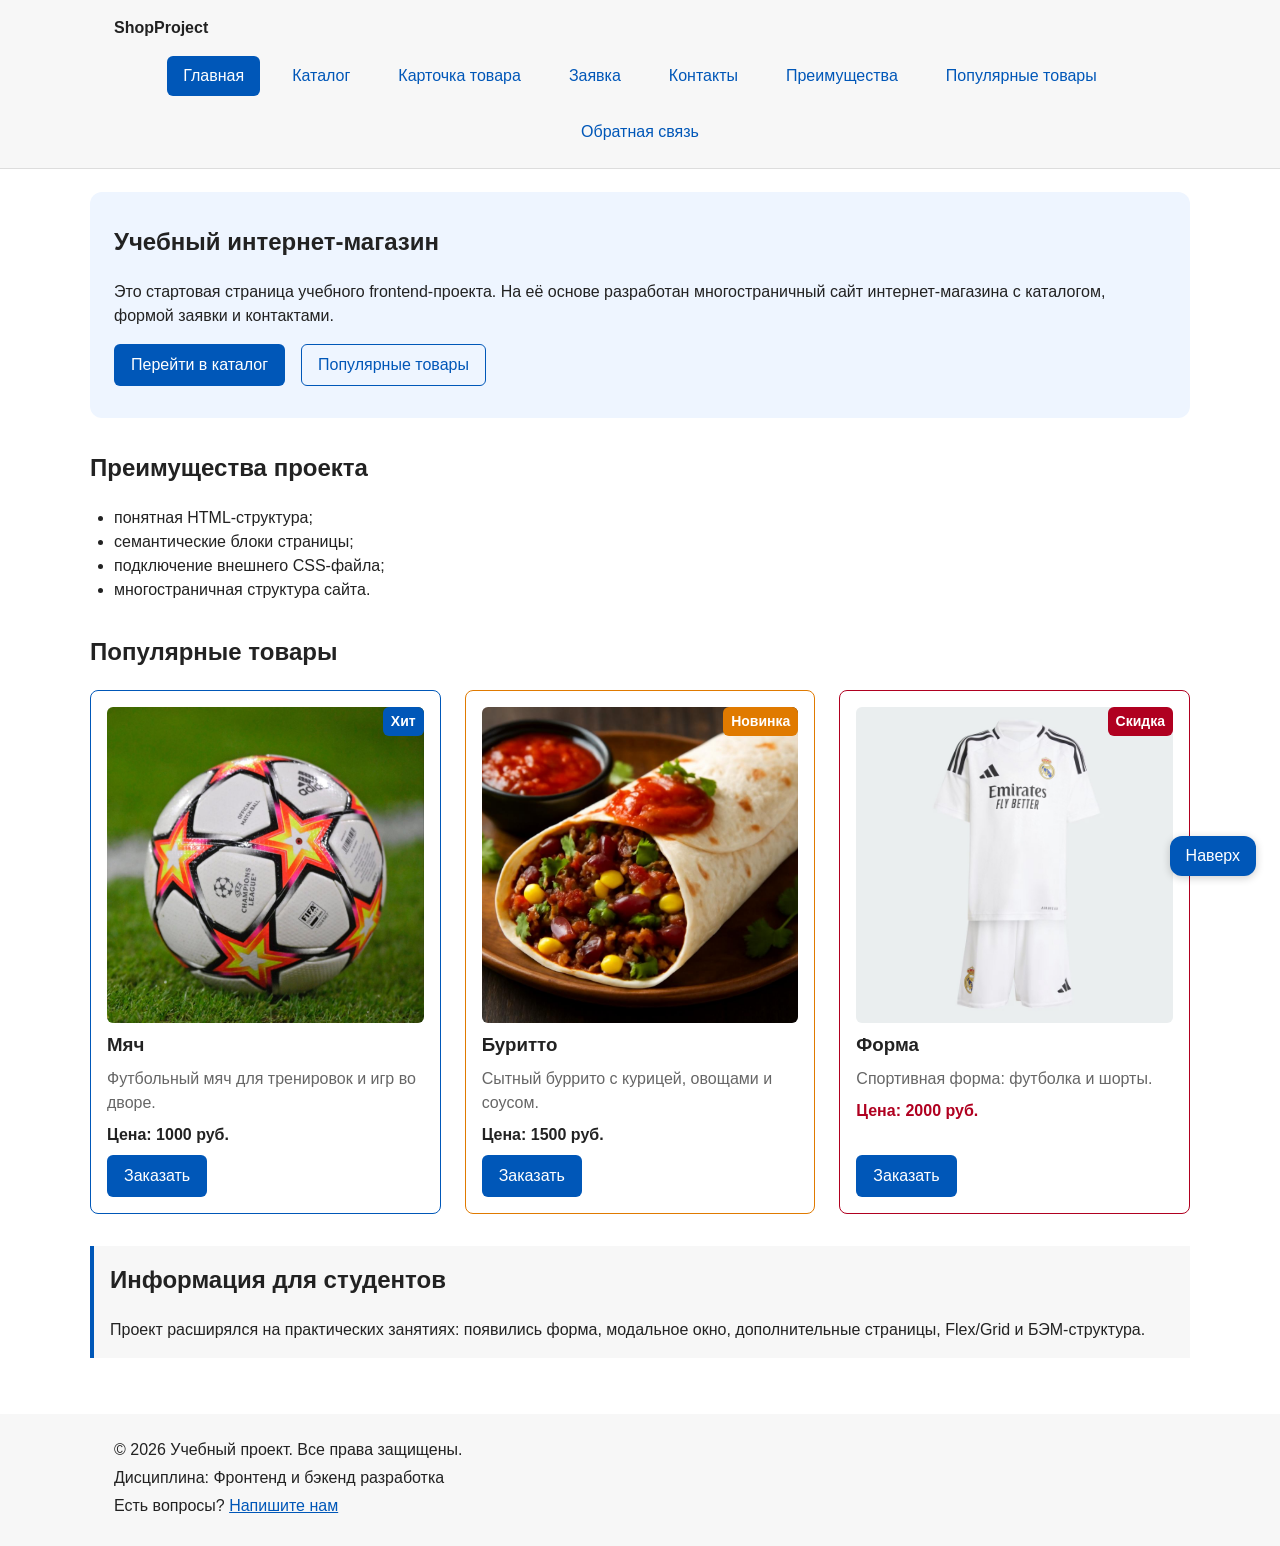
<file: index.html>
<!DOCTYPE html>
<html lang="ru">
<head>
  <meta charset="UTF-8">
  <meta name="viewport" content="width=device-width, initial-scale=1.0">
  <meta name="description" content="Учебный интернет-магазин ShopProject: мячи, спортивная форма и не только.">
  <title>Учебный интернет-магазин</title>
  <link rel="stylesheet" href="css/style.css">
  <script src="js/main.js" defer></script>
</head>
<body>
  <header class="site-header">
    <div class="site-header__inner">
      <a class="site-header__logo" href="index.html">ShopProject</a>

      <nav class="site-nav" aria-label="Основная навигация">
        <ul class="site-nav__list">
          <li class="site-nav__item"><a class="site-nav__link site-nav__link--active" href="index.html" aria-current="page">Главная</a></li>
          <li class="site-nav__item"><a class="site-nav__link" href="catalog.html">Каталог</a></li>
          <li class="site-nav__item"><a class="site-nav__link" href="product.html">Карточка товара</a></li>
          <li class="site-nav__item"><a class="site-nav__link" href="order.html">Заявка</a></li>
          <li class="site-nav__item"><a class="site-nav__link" href="contacts.html">Контакты</a></li>
          <li class="site-nav__item"><a class="site-nav__link" href="index.html#advantages">Преимущества</a></li>
          <li class="site-nav__item"><a class="site-nav__link" href="index.html#popular">Популярные товары</a></li>
          <li class="site-nav__item"><a class="site-nav__link" href="index.html#contacts">Обратная связь</a></li>
        </ul>
      </nav>
    </div>
  </header>

  <main class="page">
    <p class="success-message" id="success-message" role="status" hidden>
      Форма успешно отправлена!
    </p>

    <section class="hero">
      <h1 class="hero__title">Учебный интернет-магазин</h1>
      <p class="hero__text">
        Это стартовая страница учебного frontend-проекта.
        На её основе разработан многостраничный сайт
        интернет-магазина с каталогом, формой заявки и контактами.
      </p>
      <div class="hero__actions">
        <a class="button button--primary" href="catalog.html">Перейти в каталог</a>
        <a class="button button--secondary" href="#popular">Популярные товары</a>
      </div>
    </section>

    <section class="section" id="advantages">
      <h2 class="section__title">Преимущества проекта</h2>
      <ul class="advantages">
        <li class="advantages__item">понятная HTML-структура;</li>
        <li class="advantages__item">семантические блоки страницы;</li>
        <li class="advantages__item">подключение внешнего CSS-файла;</li>
        <li class="advantages__item">многостраничная структура сайта.</li>
      </ul>
    </section>

    <section class="section" id="popular">
      <h2 class="section__title">Популярные товары</h2>

      <div class="products-grid">
        <article class="product-card product-card--featured">
          <span class="product-card__badge">Хит</span>
          <img class="product-card__image" src="images/ball.jpg" alt="Футбольный мяч" width="300" height="300" loading="lazy">
          <h3 class="product-card__title">Мяч</h3>
          <p class="product-card__description">Футбольный мяч для тренировок и игр во дворе.</p>
          <p class="product-card__price">Цена: 1000 руб.</p>
          <button class="button button--primary product-card__button" type="button" data-product="Мяч">
            Заказать
          </button>
        </article>

        <article class="product-card product-card--new">
          <span class="product-card__badge">Новинка</span>
          <img class="product-card__image" src="images/buritto.jpeg" alt="Буррито с овощами" width="300" height="300" loading="lazy">
          <h3 class="product-card__title">Буритто</h3>
          <p class="product-card__description">Сытный буррито с курицей, овощами и соусом.</p>
          <p class="product-card__price">Цена: 1500 руб.</p>
          <button class="button button--primary product-card__button" type="button" data-product="Буритто">
            Заказать
          </button>
        </article>

        <article class="product-card product-card--discount">
          <span class="product-card__badge">Скидка</span>
          <img class="product-card__image" src="images/forma.jpg" alt="Спортивная форма" width="300" height="300" loading="lazy">
          <h3 class="product-card__title">Форма</h3>
          <p class="product-card__description">Спортивная форма: футболка и шорты.</p>
          <p class="product-card__price">Цена: 2000 руб.</p>
          <button class="button button--primary product-card__button" type="button" data-product="Форма">
            Заказать
          </button>
        </article>
      </div>
    </section>

    <aside class="info-box">
      <h2 class="info-box__title">Информация для студентов</h2>
      <p class="info-box__text">
        Проект расширялся на практических занятиях:
        появились форма, модальное окно, дополнительные страницы,
        Flex/Grid и БЭМ-структура.
      </p>
    </aside>
  </main>

  <footer class="site-footer" id="contacts">
    <div class="site-footer__inner">
      <p class="site-footer__text">&copy; 2026 Учебный проект. Все права защищены.</p>
      <p class="site-footer__text">Дисциплина: Фронтенд и бэкенд разработка</p>
      <p class="site-footer__text">Есть вопросы? <a class="site-footer__link" href="contacts.html">Напишите нам</a></p>
    </div>
  </footer>

  <dialog class="order-dialog" id="order-dialog" aria-labelledby="order-dialog-title">
    <h2 class="order-dialog__title" id="order-dialog-title">Оформление заявки</h2>

    <form class="order-form" id="order-form" action="#" method="post" novalidate>
      <input id="selected-product" name="selected-product" type="hidden">

      <div class="order-form__field">
        <label class="order-form__label" for="order-name">Имя</label>
        <input
          class="order-form__input"
          id="order-name"
          name="name"
          type="text"
          placeholder="Введите ваше имя"
          minlength="2"
          autocomplete="given-name"
          required
        >
      </div>

      <div class="order-form__field">
        <label class="order-form__label" for="order-email">E-mail</label>
        <input
          class="order-form__input"
          id="order-email"
          name="email"
          type="email"
          placeholder="example@mail.ru"
          autocomplete="email"
          required
        >
      </div>

      <div class="order-form__field">
        <label class="order-form__label" for="order-phone">Телефон</label>
        <input
          class="order-form__input"
          id="order-phone"
          name="phone"
          type="tel"
          inputmode="tel"
          placeholder="+7 (900) 000-00-00"
          pattern="^\+7 \(\d{3}\) \d{3}-\d{2}-\d{2}$"
          aria-describedby="order-phone-hint"
          required
        >
        <small class="order-form__hint" id="order-phone-hint">Формат: +7 (900) 000-00-00</small>
      </div>

      <div class="order-form__field">
        <label class="order-form__label" for="order-date">Дата связи</label>
        <input
          class="order-form__input"
          id="order-date"
          name="date"
          type="date"
        >
      </div>

      <div class="order-form__field">
        <label class="order-form__label" for="order-topic">Тема заявки</label>
        <select class="order-form__select" id="order-topic" name="topic" required>
          <option value="">Выберите тему</option>
          <option value="product">Заказ товара</option>
          <option value="consultation">Консультация</option>
          <option value="delivery">Доставка</option>
        </select>
      </div>

      <div class="order-form__field">
        <label class="order-form__label" for="order-comment">Комментарий</label>
        <textarea
          class="order-form__textarea"
          id="order-comment"
          name="comment"
          rows="4"
          placeholder="Укажите дополнительную информацию"
        ></textarea>
      </div>

      <div class="order-form__field order-form__field--checkbox">
        <label class="order-form__label order-form__label--inline">
          <input
            class="order-form__checkbox"
            id="order-agreement"
            name="agreement"
            type="checkbox"
            required
          >
          Я согласен на обработку данных
        </label>
      </div>

      <div class="order-form__actions">
        <button class="button button--secondary" type="button" id="close-order-dialog">
          Закрыть
        </button>
        <button class="button button--primary" type="submit">
          Отправить заявку
        </button>
      </div>
    </form>
  </dialog>

  <a class="to-top" href="#" aria-label="Вернуться наверх страницы">Наверх</a>
</body>
</html>
</file>
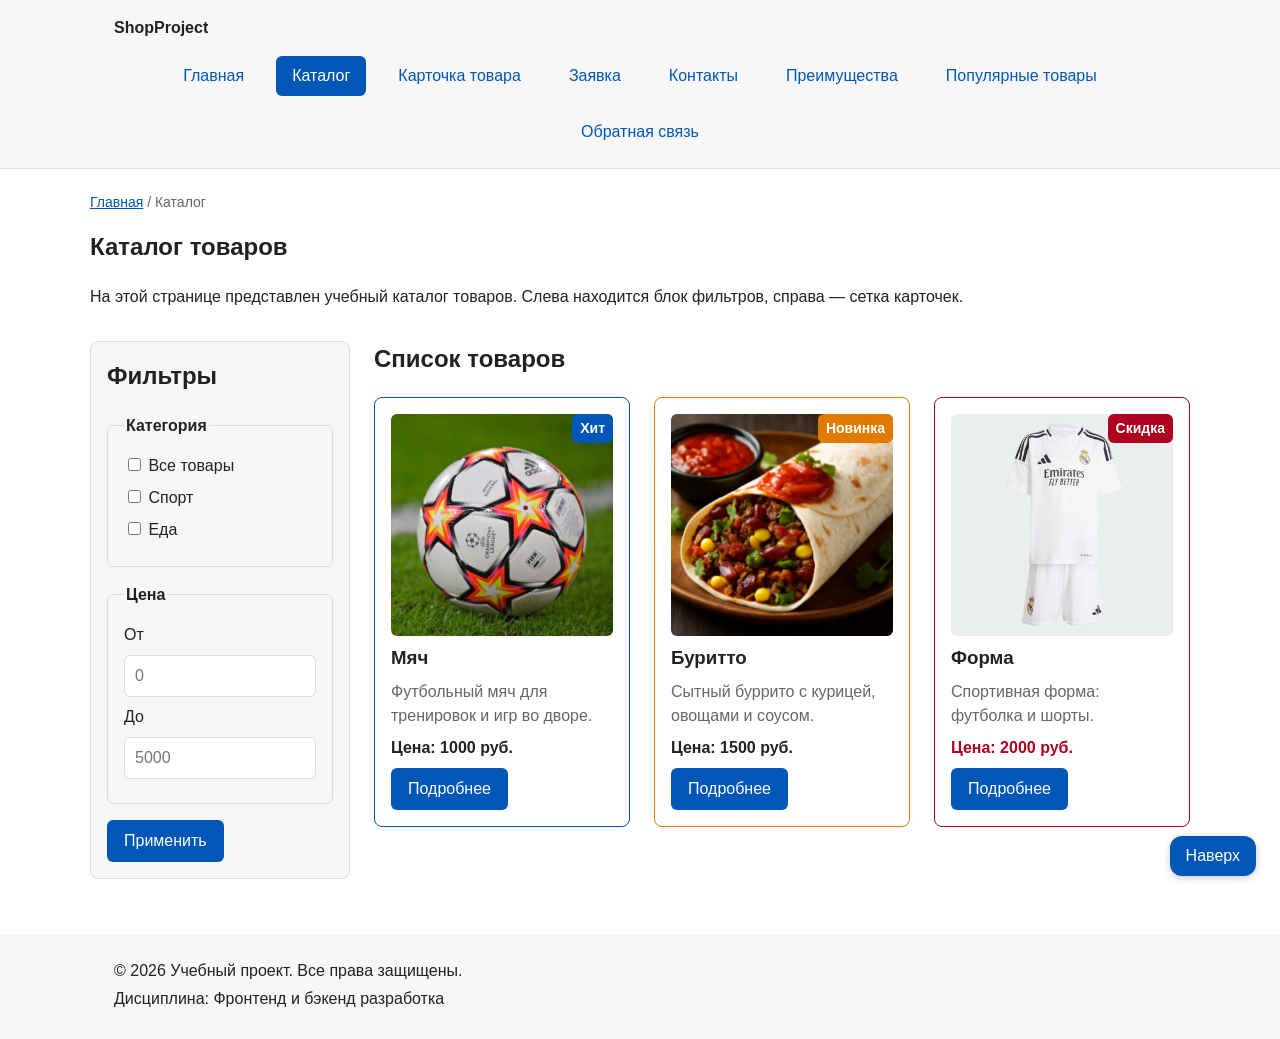
<file: catalog.html>
<!DOCTYPE html>
<html lang="ru">
<head>
  <meta charset="UTF-8">
  <meta name="viewport" content="width=device-width, initial-scale=1.0">
  <meta name="description" content="Каталог товаров учебного интернет-магазина ShopProject.">
  <title>Каталог товаров — Учебный интернет-магазин</title>
  <link rel="stylesheet" href="css/style.css">
</head>
<body>
  <header class="site-header">
    <div class="site-header__inner">
      <a class="site-header__logo" href="index.html">ShopProject</a>

      <nav class="site-nav" aria-label="Основная навигация">
        <ul class="site-nav__list">
          <li class="site-nav__item"><a class="site-nav__link" href="index.html">Главная</a></li>
          <li class="site-nav__item"><a class="site-nav__link site-nav__link--active" href="catalog.html" aria-current="page">Каталог</a></li>
          <li class="site-nav__item"><a class="site-nav__link" href="product.html">Карточка товара</a></li>
          <li class="site-nav__item"><a class="site-nav__link" href="order.html">Заявка</a></li>
          <li class="site-nav__item"><a class="site-nav__link" href="contacts.html">Контакты</a></li>
          <li class="site-nav__item"><a class="site-nav__link" href="index.html#advantages">Преимущества</a></li>
          <li class="site-nav__item"><a class="site-nav__link" href="index.html#popular">Популярные товары</a></li>
          <li class="site-nav__item"><a class="site-nav__link" href="index.html#contacts">Обратная связь</a></li>
        </ul>
      </nav>
    </div>
  </header>

  <main class="page">
    <nav class="breadcrumbs" aria-label="Хлебные крошки">
      <a class="breadcrumbs__link" href="index.html">Главная</a>
      <span class="breadcrumbs__current" aria-current="page">Каталог</span>
    </nav>

    <section class="section">
      <h1 class="section__title">Каталог товаров</h1>
      <p class="section__text">
        На этой странице представлен учебный каталог товаров.
        Слева находится блок фильтров, справа — сетка карточек.
      </p>
    </section>

    <section class="catalog-layout">
      <aside class="catalog-filters">
        <h2 class="catalog-filters__title">Фильтры</h2>

        <form class="filters-form" action="#" method="get">
          <fieldset class="filters-form__group">
            <legend class="filters-form__legend">Категория</legend>

            <label class="filters-form__label">
              <input class="filters-form__checkbox" type="checkbox" name="category" value="all">
              Все товары
            </label>

            <label class="filters-form__label">
              <input class="filters-form__checkbox" type="checkbox" name="category" value="sport">
              Спорт
            </label>

            <label class="filters-form__label">
              <input class="filters-form__checkbox" type="checkbox" name="category" value="food">
              Еда
            </label>
          </fieldset>

          <fieldset class="filters-form__group">
            <legend class="filters-form__legend">Цена</legend>

            <label class="filters-form__label" for="price-from">От</label>
            <input class="filters-form__input" id="price-from" name="price-from" type="number" min="0" placeholder="0">

            <label class="filters-form__label" for="price-to">До</label>
            <input class="filters-form__input" id="price-to" name="price-to" type="number" min="0" placeholder="5000">
          </fieldset>

          <button class="button button--primary filters-form__button" type="submit">Применить</button>
        </form>
      </aside>

      <section class="catalog-products">
        <h2 class="catalog-products__title">Список товаров</h2>

        <div class="products-grid">
          <article class="product-card product-card--featured">
            <span class="product-card__badge">Хит</span>
            <img class="product-card__image" src="images/ball.jpg" alt="Футбольный мяч" width="300" height="300" loading="lazy">
            <h3 class="product-card__title">Мяч</h3>
            <p class="product-card__description">Футбольный мяч для тренировок и игр во дворе.</p>
            <p class="product-card__price">Цена: 1000 руб.</p>
            <a class="button button--primary product-card__button" href="product.html">Подробнее</a>
          </article>

          <article class="product-card product-card--new">
            <span class="product-card__badge">Новинка</span>
            <img class="product-card__image" src="images/buritto.jpeg" alt="Буррито с овощами" width="300" height="300" loading="lazy">
            <h3 class="product-card__title">Буритто</h3>
            <p class="product-card__description">Сытный буррито с курицей, овощами и соусом.</p>
            <p class="product-card__price">Цена: 1500 руб.</p>
            <a class="button button--primary product-card__button" href="product.html">Подробнее</a>
          </article>

          <article class="product-card product-card--discount">
            <span class="product-card__badge">Скидка</span>
            <img class="product-card__image" src="images/forma.jpg" alt="Спортивная форма" width="300" height="300" loading="lazy">
            <h3 class="product-card__title">Форма</h3>
            <p class="product-card__description">Спортивная форма: футболка и шорты.</p>
            <p class="product-card__price">Цена: 2000 руб.</p>
            <a class="button button--primary product-card__button" href="product.html">Подробнее</a>
          </article>
        </div>
      </section>
    </section>
  </main>

  <footer class="site-footer">
    <div class="site-footer__inner">
      <p class="site-footer__text">&copy; 2026 Учебный проект. Все права защищены.</p>
      <p class="site-footer__text">Дисциплина: Фронтенд и бэкенд разработка</p>
    </div>
  </footer>

  <a class="to-top" href="#" aria-label="Вернуться наверх страницы">Наверх</a>
</body>
</html>
</file>
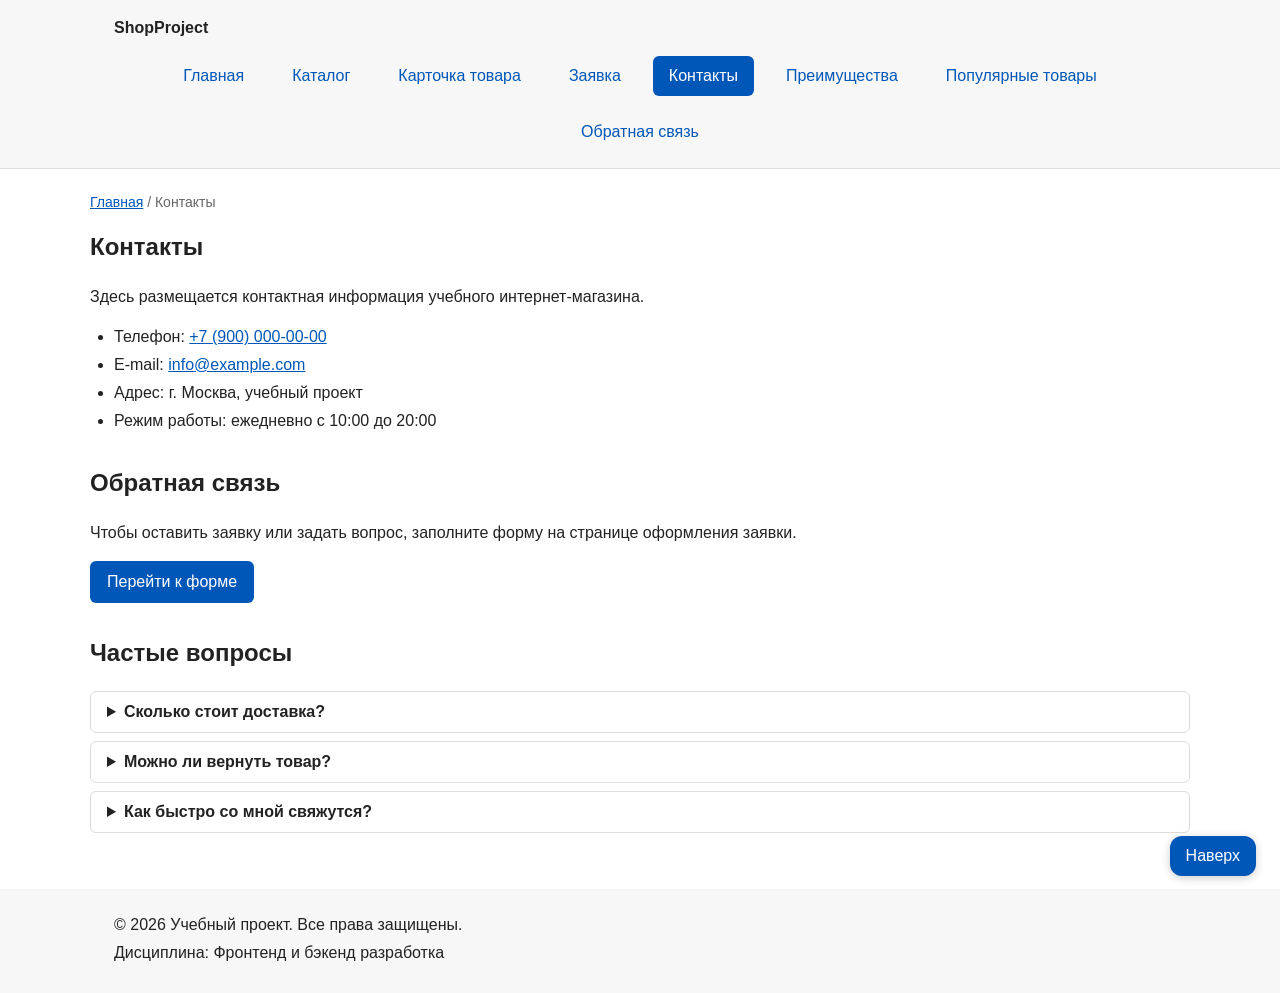
<file: contacts.html>
<!DOCTYPE html>
<html lang="ru">
<head>
  <meta charset="UTF-8">
  <meta name="viewport" content="width=device-width, initial-scale=1.0">
  <meta name="description" content="Контактная информация учебного интернет-магазина ShopProject.">
  <title>Контакты — Учебный интернет-магазин</title>
  <link rel="stylesheet" href="css/style.css">
</head>
<body>
  <header class="site-header">
    <div class="site-header__inner">
      <a class="site-header__logo" href="index.html">ShopProject</a>

      <nav class="site-nav" aria-label="Основная навигация">
        <ul class="site-nav__list">
          <li class="site-nav__item"><a class="site-nav__link" href="index.html">Главная</a></li>
          <li class="site-nav__item"><a class="site-nav__link" href="catalog.html">Каталог</a></li>
          <li class="site-nav__item"><a class="site-nav__link" href="product.html">Карточка товара</a></li>
          <li class="site-nav__item"><a class="site-nav__link" href="order.html">Заявка</a></li>
          <li class="site-nav__item"><a class="site-nav__link site-nav__link--active" href="contacts.html" aria-current="page">Контакты</a></li>
          <li class="site-nav__item"><a class="site-nav__link" href="index.html#advantages">Преимущества</a></li>
          <li class="site-nav__item"><a class="site-nav__link" href="index.html#popular">Популярные товары</a></li>
          <li class="site-nav__item"><a class="site-nav__link" href="index.html#contacts">Обратная связь</a></li>
        </ul>
      </nav>
    </div>
  </header>

  <main class="page">
    <nav class="breadcrumbs" aria-label="Хлебные крошки">
      <a class="breadcrumbs__link" href="index.html">Главная</a>
      <span class="breadcrumbs__current" aria-current="page">Контакты</span>
    </nav>

    <section class="section">
      <h1 class="section__title">Контакты</h1>
      <p class="section__text">
        Здесь размещается контактная информация учебного интернет-магазина.
      </p>
      <ul class="contacts">
        <li class="contacts__item">Телефон: <a class="contacts__link" href="tel:+79000000000">+7 (900) 000-00-00</a></li>
        <li class="contacts__item">E-mail: <a class="contacts__link" href="mailto:info@example.com">info@example.com</a></li>
        <li class="contacts__item">Адрес: г. Москва, учебный проект</li>
        <li class="contacts__item">Режим работы: ежедневно с 10:00 до 20:00</li>
      </ul>
    </section>

    <section class="section" id="feedback">
      <h2 class="section__title">Обратная связь</h2>
      <p class="section__text">
        Чтобы оставить заявку или задать вопрос, заполните форму на странице оформления заявки.
      </p>
      <a class="button button--primary" href="order.html">Перейти к форме</a>
    </section>

    <section class="section">
      <h2 class="section__title">Частые вопросы</h2>

      <details class="faq">
        <summary class="faq__question">Сколько стоит доставка?</summary>
        <p class="faq__answer">Доставка по городу курьером — 300 руб., самовывоз бесплатный.</p>
      </details>

      <details class="faq">
        <summary class="faq__question">Можно ли вернуть товар?</summary>
        <p class="faq__answer">Да, в течение 14 дней при сохранении товарного вида.</p>
      </details>

      <details class="faq">
        <summary class="faq__question">Как быстро со мной свяжутся?</summary>
        <p class="faq__answer">Менеджер перезвонит в течение рабочего дня после отправки заявки.</p>
      </details>
    </section>
  </main>

  <footer class="site-footer">
    <div class="site-footer__inner">
      <p class="site-footer__text">&copy; 2026 Учебный проект. Все права защищены.</p>
      <p class="site-footer__text">Дисциплина: Фронтенд и бэкенд разработка</p>
    </div>
  </footer>

  <a class="to-top" href="#" aria-label="Вернуться наверх страницы">Наверх</a>
</body>
</html>
</file>
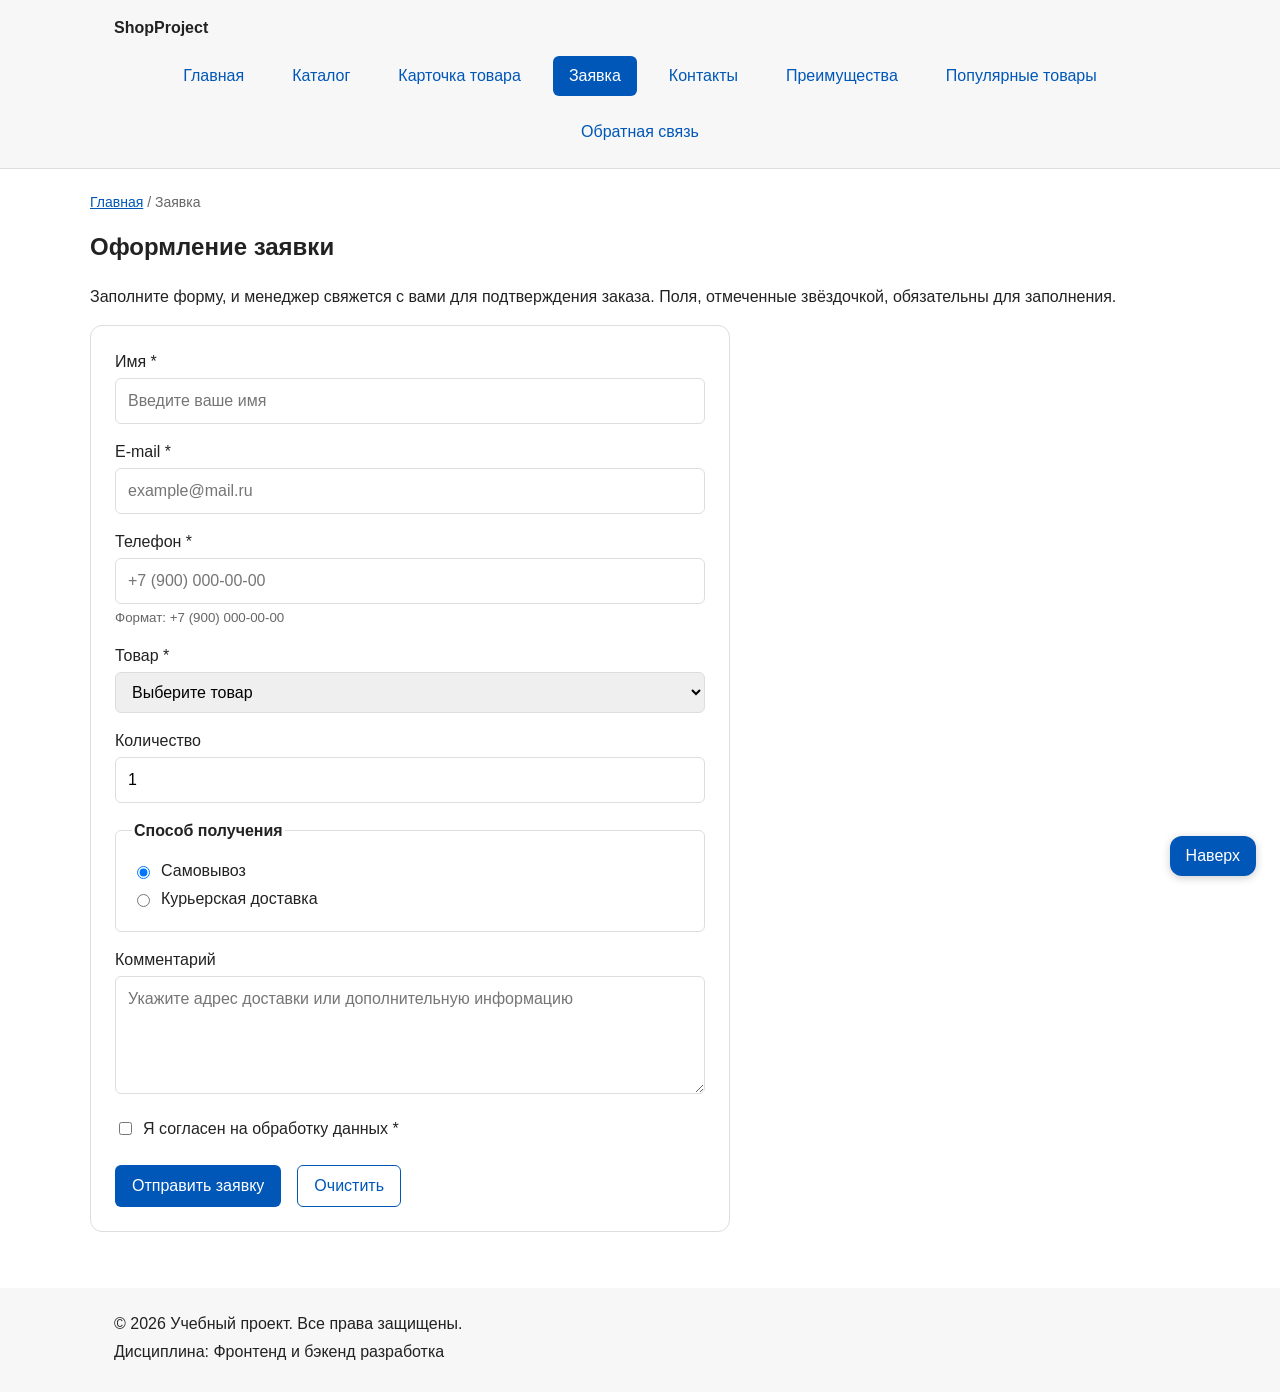
<file: order.html>
<!DOCTYPE html>
<html lang="ru">
<head>
  <meta charset="UTF-8">
  <meta name="viewport" content="width=device-width, initial-scale=1.0">
  <meta name="description" content="Оформление заявки на товар в учебном интернет-магазине ShopProject.">
  <title>Оформление заявки — Учебный интернет-магазин</title>
  <link rel="stylesheet" href="css/style.css">
  <script src="js/main.js" defer></script>
</head>
<body>
  <header class="site-header">
    <div class="site-header__inner">
      <a class="site-header__logo" href="index.html">ShopProject</a>

      <nav class="site-nav" aria-label="Основная навигация">
        <ul class="site-nav__list">
          <li class="site-nav__item"><a class="site-nav__link" href="index.html">Главная</a></li>
          <li class="site-nav__item"><a class="site-nav__link" href="catalog.html">Каталог</a></li>
          <li class="site-nav__item"><a class="site-nav__link" href="product.html">Карточка товара</a></li>
          <li class="site-nav__item"><a class="site-nav__link site-nav__link--active" href="order.html" aria-current="page">Заявка</a></li>
          <li class="site-nav__item"><a class="site-nav__link" href="contacts.html">Контакты</a></li>
          <li class="site-nav__item"><a class="site-nav__link" href="index.html#advantages">Преимущества</a></li>
          <li class="site-nav__item"><a class="site-nav__link" href="index.html#popular">Популярные товары</a></li>
          <li class="site-nav__item"><a class="site-nav__link" href="index.html#contacts">Обратная связь</a></li>
        </ul>
      </nav>
    </div>
  </header>

  <main class="page">
    <nav class="breadcrumbs" aria-label="Хлебные крошки">
      <a class="breadcrumbs__link" href="index.html">Главная</a>
      <span class="breadcrumbs__current" aria-current="page">Заявка</span>
    </nav>

    <section class="section">
      <h1 class="section__title">Оформление заявки</h1>
      <p class="section__text">
        Заполните форму, и менеджер свяжется с вами для подтверждения заказа.
        Поля, отмеченные звёздочкой, обязательны для заполнения.
      </p>

      <p class="success-message" id="success-message" role="status" hidden>
        Форма успешно отправлена!
      </p>

      <form class="order-form order-form--page" id="order-form" action="#" method="post" novalidate>
        <div class="order-form__field">
          <label class="order-form__label" for="order-name">Имя *</label>
          <input
            class="order-form__input"
            id="order-name"
            name="name"
            type="text"
            placeholder="Введите ваше имя"
            minlength="2"
            autocomplete="given-name"
            required
          >
        </div>

        <div class="order-form__field">
          <label class="order-form__label" for="order-email">E-mail *</label>
          <input
            class="order-form__input"
            id="order-email"
            name="email"
            type="email"
            placeholder="example@mail.ru"
            autocomplete="email"
            required
          >
        </div>

        <div class="order-form__field">
          <label class="order-form__label" for="order-phone">Телефон *</label>
          <input
            class="order-form__input"
            id="order-phone"
            name="phone"
            type="tel"
            inputmode="tel"
            placeholder="+7 (900) 000-00-00"
            pattern="^\+7 \(\d{3}\) \d{3}-\d{2}-\d{2}$"
            aria-describedby="order-phone-hint"
            required
          >
          <small class="order-form__hint" id="order-phone-hint">Формат: +7 (900) 000-00-00</small>
        </div>

        <div class="order-form__field">
          <label class="order-form__label" for="order-product">Товар *</label>
          <select class="order-form__select" id="order-product" name="product" required>
            <option value="">Выберите товар</option>
            <option value="ball">Мяч — 1000 руб.</option>
            <option value="burrito">Буритто — 1500 руб.</option>
            <option value="uniform">Форма — 2000 руб.</option>
          </select>
        </div>

        <div class="order-form__field">
          <label class="order-form__label" for="order-quantity">Количество</label>
          <input
            class="order-form__input"
            id="order-quantity"
            name="quantity"
            type="number"
            min="1"
            max="10"
            value="1"
          >
        </div>

        <fieldset class="order-form__group">
          <legend class="order-form__legend">Способ получения</legend>

          <label class="order-form__label order-form__label--inline">
            <input class="order-form__radio" type="radio" name="delivery" value="pickup" checked>
            Самовывоз
          </label>

          <label class="order-form__label order-form__label--inline">
            <input class="order-form__radio" type="radio" name="delivery" value="courier">
            Курьерская доставка
          </label>
        </fieldset>

        <div class="order-form__field">
          <label class="order-form__label" for="order-comment">Комментарий</label>
          <textarea
            class="order-form__textarea"
            id="order-comment"
            name="comment"
            rows="4"
            placeholder="Укажите адрес доставки или дополнительную информацию"
          ></textarea>
        </div>

        <div class="order-form__field">
          <label class="order-form__label order-form__label--inline">
            <input
              class="order-form__checkbox"
              id="order-agreement"
              name="agreement"
              type="checkbox"
              required
            >
            Я согласен на обработку данных *
          </label>
        </div>

        <div class="order-form__actions">
          <button class="button button--primary" type="submit">Отправить заявку</button>
          <button class="button button--secondary" type="reset">Очистить</button>
        </div>
      </form>
    </section>
  </main>

  <footer class="site-footer">
    <div class="site-footer__inner">
      <p class="site-footer__text">&copy; 2026 Учебный проект. Все права защищены.</p>
      <p class="site-footer__text">Дисциплина: Фронтенд и бэкенд разработка</p>
    </div>
  </footer>

  <a class="to-top" href="#" aria-label="Вернуться наверх страницы">Наверх</a>
</body>
</html>
</file>
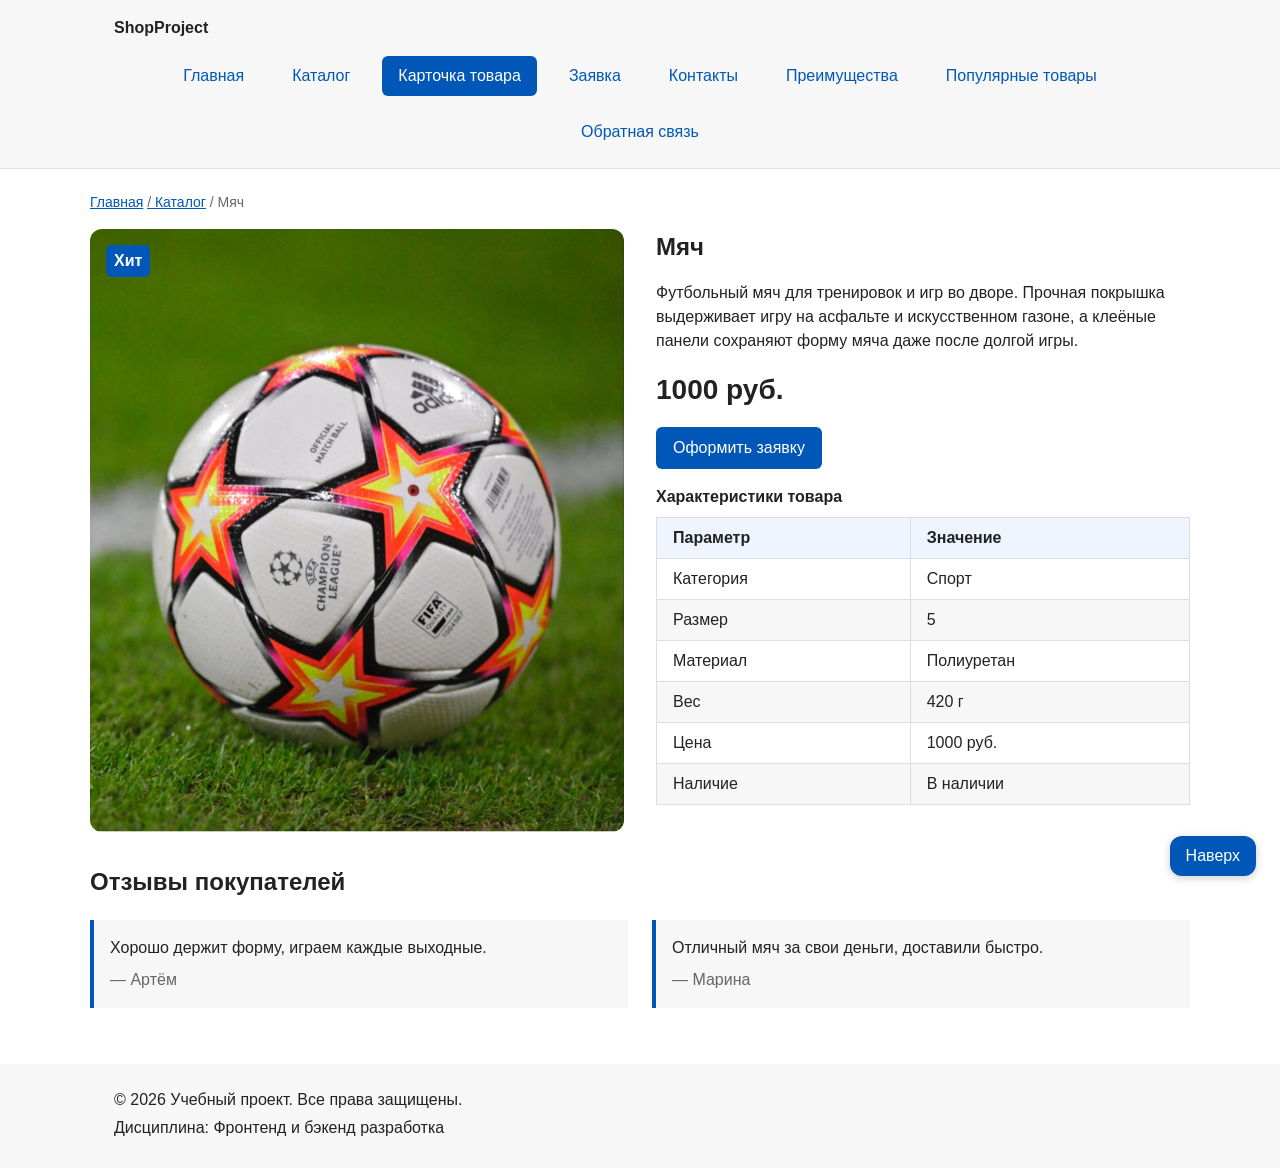
<file: product.html>
<!DOCTYPE html>
<html lang="ru">
<head>
  <meta charset="UTF-8">
  <meta name="viewport" content="width=device-width, initial-scale=1.0">
  <meta name="description" content="Футбольный мяч: описание, характеристики и цена в учебном интернет-магазине ShopProject.">
  <title>Мяч — Учебный интернет-магазин</title>
  <link rel="stylesheet" href="css/style.css">
</head>
<body>
  <header class="site-header">
    <div class="site-header__inner">
      <a class="site-header__logo" href="index.html">ShopProject</a>

      <nav class="site-nav" aria-label="Основная навигация">
        <ul class="site-nav__list">
          <li class="site-nav__item"><a class="site-nav__link" href="index.html">Главная</a></li>
          <li class="site-nav__item"><a class="site-nav__link" href="catalog.html">Каталог</a></li>
          <li class="site-nav__item"><a class="site-nav__link site-nav__link--active" href="product.html" aria-current="page">Карточка товара</a></li>
          <li class="site-nav__item"><a class="site-nav__link" href="order.html">Заявка</a></li>
          <li class="site-nav__item"><a class="site-nav__link" href="contacts.html">Контакты</a></li>
          <li class="site-nav__item"><a class="site-nav__link" href="index.html#advantages">Преимущества</a></li>
          <li class="site-nav__item"><a class="site-nav__link" href="index.html#popular">Популярные товары</a></li>
          <li class="site-nav__item"><a class="site-nav__link" href="index.html#contacts">Обратная связь</a></li>
        </ul>
      </nav>
    </div>
  </header>

  <main class="page">
    <nav class="breadcrumbs" aria-label="Хлебные крошки">
      <a class="breadcrumbs__link" href="index.html">Главная</a>
      <a class="breadcrumbs__link breadcrumbs__link--next" href="catalog.html">Каталог</a>
      <span class="breadcrumbs__current" aria-current="page">Мяч</span>
    </nav>

    <article class="product-details">
      <div class="product-details__media">
        <span class="product-details__badge">Хит</span>
        <img class="product-details__image" src="images/ball.jpg" alt="Футбольный мяч" width="500" height="500">
      </div>

      <div class="product-details__info">
        <h1 class="product-details__title">Мяч</h1>
        <p class="product-details__description">
          Футбольный мяч для тренировок и игр во дворе. Прочная покрышка
          выдерживает игру на асфальте и искусственном газоне, а
          клеёные панели сохраняют форму мяча даже после долгой игры.
        </p>
        <p class="product-details__price">1000 руб.</p>
        <a class="button button--primary product-details__button" href="order.html">Оформить заявку</a>

        <table class="product-table">
          <caption class="product-table__caption">Характеристики товара</caption>
          <thead class="product-table__head">
            <tr>
              <th class="product-table__cell product-table__cell--head" scope="col">Параметр</th>
              <th class="product-table__cell product-table__cell--head" scope="col">Значение</th>
            </tr>
          </thead>
          <tbody>
            <tr>
              <td class="product-table__cell">Категория</td>
              <td class="product-table__cell">Спорт</td>
            </tr>
            <tr>
              <td class="product-table__cell">Размер</td>
              <td class="product-table__cell">5</td>
            </tr>
            <tr>
              <td class="product-table__cell">Материал</td>
              <td class="product-table__cell">Полиуретан</td>
            </tr>
            <tr>
              <td class="product-table__cell">Вес</td>
              <td class="product-table__cell">420 г</td>
            </tr>
            <tr>
              <td class="product-table__cell">Цена</td>
              <td class="product-table__cell">1000 руб.</td>
            </tr>
            <tr>
              <td class="product-table__cell">Наличие</td>
              <td class="product-table__cell">В наличии</td>
            </tr>
          </tbody>
        </table>
      </div>
    </article>

    <section class="section">
      <h2 class="section__title">Отзывы покупателей</h2>

      <div class="reviews">
        <blockquote class="reviews__item">
          <p class="reviews__text">Хорошо держит форму, играем каждые выходные.</p>
          <footer class="reviews__author">— Артём</footer>
        </blockquote>

        <blockquote class="reviews__item">
          <p class="reviews__text">Отличный мяч за свои деньги, доставили быстро.</p>
          <footer class="reviews__author">— Марина</footer>
        </blockquote>
      </div>
    </section>
  </main>

  <footer class="site-footer">
    <div class="site-footer__inner">
      <p class="site-footer__text">&copy; 2026 Учебный проект. Все права защищены.</p>
      <p class="site-footer__text">Дисциплина: Фронтенд и бэкенд разработка</p>
    </div>
  </footer>

  <a class="to-top" href="#" aria-label="Вернуться наверх страницы">Наверх</a>
</body>
</html>
</file>
<file: css/style.css>
/* ===============================
   1. Переменные проекта
   =============================== */

:root {
  /* Основные цвета проекта */
  --color-bg: #ffffff;
  --color-text: #222222;
  --color-muted: #666666;
  --color-primary: #0057b8;
  --color-primary-dark: #003f86;
  --color-border: #dddddd;
  --color-surface: #f7f7f7;
  --color-surface-accent: #eef5ff;
  --color-danger: #b00020;
  --color-success: #168a2f;
  --color-success-bg: #eefaf0;
  --color-new: #e07a00;
  --color-white: #ffffff;

  /* Отступы */
  --space-xs: 4px;
  --space-sm: 8px;
  --space-md: 16px;
  --space-lg: 24px;
  --space-xl: 32px;

  /* Скругления */
  --radius-sm: 6px;
  --radius-md: 8px;
  --radius-lg: 12px;

  /* Размеры */
  --container-width: 1100px;

  /* Слои (z-index) */
  --z-header: 10;
  --z-to-top: 20;
}

/* ===============================
   2. Базовые стили
   =============================== */

* {
  box-sizing: border-box;
}

html {
  scroll-behavior: smooth;
  scroll-padding-top: 140px;
}

body {
  margin: 0;
  font-family: Arial, sans-serif;
  line-height: 1.5;
  color: var(--color-text);
  background-color: var(--color-bg);
}

a {
  color: var(--color-primary);
}

a:hover {
  color: var(--color-primary-dark);
}

a:focus-visible {
  outline: 2px solid var(--color-primary);
  outline-offset: 3px;
}

/* Подсветка элемента, к которому выполнен переход по якорю */
:target {
  outline: 2px dashed var(--color-primary);
  outline-offset: 4px;
}

/* ===============================
   3. Общие элементы интерфейса
   =============================== */

/* Блок button */
.button {
  display: inline-block;
  padding: var(--space-sm) var(--space-md);
  border: 1px solid transparent;
  border-radius: var(--radius-sm);
  font: inherit;
  text-decoration: none;
  cursor: pointer;
}

.button--primary {
  color: var(--color-white);
  background-color: var(--color-primary);
}

.button--primary:hover {
  color: var(--color-white);
  background-color: var(--color-primary-dark);
}

.button--secondary {
  color: var(--color-primary);
  background-color: transparent;
  border-color: var(--color-primary);
}

.button--secondary:hover {
  color: var(--color-white);
  background-color: var(--color-primary);
}

.button:focus-visible {
  outline: 2px solid var(--color-primary);
  outline-offset: 3px;
}

.button:disabled,
.button--disabled {
  opacity: 0.6;
  cursor: not-allowed;
}

/* Основная область страницы */
.page {
  padding: var(--space-lg);
}

/* Блок section — универсальный раздел страницы */
.section {
  max-width: var(--container-width);
  margin: 0 auto var(--space-xl);
}

.section__title {
  margin-top: 0;
}

/* ===============================
   4. Компоненты страницы
   =============================== */

/* Блок site-header: шапка прилипает к верху страницы */
.site-header {
  position: sticky;
  top: 0;
  z-index: var(--z-header);
  background-color: var(--color-surface);
  box-shadow: 0 1px 0 var(--color-border);
}

.site-header__inner {
  max-width: var(--container-width);
  margin: 0 auto;
  padding: var(--space-md) var(--space-lg);
}

.site-header__logo {
  font-weight: 700;
  color: var(--color-text);
  text-decoration: none;
}

/* Блок site-nav */
.site-nav__list {
  display: flex;
  flex-wrap: wrap;
  justify-content: center;
  align-items: center;
  gap: var(--space-md);
  padding: 0;
  margin: var(--space-md) 0 0;
  list-style: none;
}

.site-nav__link {
  display: inline-block;
  padding: var(--space-sm) var(--space-md);
  color: var(--color-primary);
  text-decoration: none;
  border-radius: var(--radius-sm);
}

.site-nav__link:hover {
  color: var(--color-white);
  background-color: var(--color-primary);
}

.site-nav__link:focus-visible {
  outline: 2px solid var(--color-primary);
  outline-offset: 3px;
}

.site-nav__link--active {
  color: var(--color-white);
  background-color: var(--color-primary);
}

/* Блок breadcrumbs */
.breadcrumbs {
  max-width: var(--container-width);
  margin: 0 auto var(--space-md);
  font-size: 14px;
  color: var(--color-muted);
}

.breadcrumbs__link {
  color: var(--color-primary);
}

.breadcrumbs__link--next::before,
.breadcrumbs__current::before {
  content: " / ";
  color: var(--color-muted);
}

/* Блок hero */
.hero {
  max-width: var(--container-width);
  margin: 0 auto var(--space-xl);
  padding: var(--space-xl) var(--space-lg);
  background-color: var(--color-surface-accent);
  border-radius: var(--radius-lg);
}

.hero__title {
  margin-top: 0;
}

.hero__actions {
  display: flex;
  flex-wrap: wrap;
  gap: var(--space-md);
}

/* Блок advantages */
.advantages {
  margin: 0;
  padding-left: var(--space-lg);
}

/* Блок products-grid */
.products-grid {
  display: grid;
  grid-template-columns: repeat(3, 1fr);
  gap: var(--space-lg);
}

/* Блок product-card: карточка — контейнер для бейджа */
.product-card {
  position: relative;
  display: flex;
  flex-direction: column;
  gap: var(--space-sm);
  padding: var(--space-md);
  border: 1px solid var(--color-border);
  border-radius: var(--radius-md);
  background-color: var(--color-bg);
}

.product-card:hover {
  border-color: var(--color-primary);
  box-shadow: 0 4px 12px rgba(0, 0, 0, 0.08);
}

.product-card--featured {
  border-color: var(--color-primary);
}

.product-card--discount {
  border-color: var(--color-danger);
}

.product-card--new {
  border-color: var(--color-new);
}

/* Бейдж «Хит», «Новинка», «Скидка» */
.product-card__badge {
  position: absolute;
  top: var(--space-md);
  right: var(--space-md);
  z-index: 1;
  padding: var(--space-xs) var(--space-sm);
  font-size: 14px;
  font-weight: 700;
  color: var(--color-white);
  background-color: var(--color-primary);
  border-radius: var(--radius-sm);
}

.product-card--discount .product-card__badge {
  background-color: var(--color-danger);
}

.product-card--new .product-card__badge {
  background-color: var(--color-new);
}

.product-card__image {
  display: block;
  width: 100%;
  height: auto;
  aspect-ratio: 1 / 1;
  object-fit: cover;
  border-radius: var(--radius-sm);
}

.product-card__title {
  margin: 0;
  color: var(--color-text);
}

.product-card__description {
  margin: 0;
  color: var(--color-muted);
}

.product-card__price {
  margin: 0;
  font-weight: 700;
}

.product-card--discount .product-card__price {
  color: var(--color-danger);
}

.product-card__button {
  margin-top: auto;
  align-self: flex-start;
}

/* Блок catalog-layout: фильтры + товары */
.catalog-layout {
  max-width: var(--container-width);
  margin: 0 auto var(--space-xl);
  display: grid;
  grid-template-columns: 260px 1fr;
  grid-template-areas: "filters products";
  gap: var(--space-lg);
}

/* Блок catalog-filters */
.catalog-filters {
  grid-area: filters;
  align-self: start;
  padding: var(--space-md);
  border: 1px solid var(--color-border);
  border-radius: var(--radius-md);
  background-color: var(--color-surface);
}

.catalog-filters__title {
  margin-top: 0;
}

/* Блок catalog-products */
.catalog-products {
  grid-area: products;
}

.catalog-products__title {
  margin-top: 0;
}

/* Блок filters-form */
.filters-form {
  display: grid;
  gap: var(--space-md);
}

.filters-form__group {
  margin: 0;
  padding: var(--space-md);
  border: 1px solid var(--color-border);
  border-radius: var(--radius-sm);
}

.filters-form__legend {
  font-weight: 700;
}

.filters-form__label {
  display: block;
  margin-bottom: var(--space-sm);
}

.filters-form__input {
  width: 100%;
  padding: 8px 10px;
  margin-bottom: var(--space-sm);
  border: 1px solid var(--color-border);
  border-radius: var(--radius-sm);
  font: inherit;
}

.filters-form__input:hover {
  border-color: var(--color-primary);
}

.filters-form__input:focus-visible,
.filters-form__checkbox:focus-visible {
  outline: 2px solid var(--color-primary);
  outline-offset: 3px;
}

.filters-form__button {
  justify-self: start;
}

/* Блок product-details — страница товара */
.product-details {
  max-width: var(--container-width);
  margin: 0 auto var(--space-xl);
  display: grid;
  grid-template-columns: 1fr 1fr;
  grid-template-areas: "media info";
  gap: var(--space-xl);
  align-items: start;
}

.product-details__media {
  grid-area: media;
  position: relative;
}

.product-details__badge {
  position: absolute;
  top: var(--space-md);
  left: var(--space-md);
  padding: var(--space-xs) var(--space-sm);
  font-weight: 700;
  color: var(--color-white);
  background-color: var(--color-primary);
  border-radius: var(--radius-sm);
}

.product-details__image {
  display: block;
  width: 100%;
  height: auto;
  border-radius: var(--radius-lg);
}

.product-details__info {
  grid-area: info;
  display: flex;
  flex-direction: column;
  gap: var(--space-md);
}

.product-details__title,
.product-details__description,
.product-details__price {
  margin: 0;
}

.product-details__price {
  font-size: 28px;
  font-weight: 700;
}

.product-details__button {
  align-self: flex-start;
}

/* Блок product-table — таблица характеристик */
.product-table {
  width: 100%;
  border-collapse: collapse;
}

.product-table__caption {
  margin-bottom: var(--space-sm);
  font-weight: 700;
  text-align: left;
}

.product-table__cell {
  padding: var(--space-sm) var(--space-md);
  border: 1px solid var(--color-border);
  text-align: left;
}

.product-table__cell--head {
  background-color: var(--color-surface-accent);
}

.product-table tbody tr:nth-child(even) {
  background-color: var(--color-surface);
}

/* Блок reviews — отзывы */
.reviews {
  display: grid;
  grid-template-columns: repeat(2, 1fr);
  gap: var(--space-lg);
}

.reviews__item {
  margin: 0;
  padding: var(--space-md);
  border-left: 4px solid var(--color-primary);
  background-color: var(--color-surface);
}

.reviews__text {
  margin: 0 0 var(--space-sm);
}

.reviews__author {
  color: var(--color-muted);
}

/* Блок faq — частые вопросы */
.faq {
  margin-bottom: var(--space-sm);
  padding: var(--space-sm) var(--space-md);
  border: 1px solid var(--color-border);
  border-radius: var(--radius-sm);
}

.faq__question {
  font-weight: 700;
  cursor: pointer;
}

.faq__question:focus-visible {
  outline: 2px solid var(--color-primary);
  outline-offset: 3px;
}

.faq__answer {
  margin: var(--space-sm) 0 0;
}

/* Блок to-top — фиксированная кнопка «Наверх» */
.to-top {
  position: fixed;
  right: var(--space-lg);
  bottom: var(--space-lg);
  z-index: var(--z-to-top);
  padding: var(--space-sm) var(--space-md);
  color: var(--color-white);
  background-color: var(--color-primary);
  border-radius: var(--radius-lg);
  text-decoration: none;
  box-shadow: 0 2px 8px rgba(0, 0, 0, 0.2);
}

.to-top:hover {
  color: var(--color-white);
  background-color: var(--color-primary-dark);
}

/* Блок info-box — дополнительный информационный блок */
.info-box {
  max-width: var(--container-width);
  margin: 0 auto var(--space-xl);
  padding: var(--space-md);
  border-left: 4px solid var(--color-primary);
  background-color: var(--color-surface);
}

.info-box__title {
  margin-top: 0;
}

.info-box__text {
  margin-bottom: 0;
}

/* Блок contacts */
.contacts {
  padding-left: var(--space-lg);
}

.contacts__item {
  margin-bottom: var(--space-xs);
}

/* Блок site-footer */
.site-footer {
  background-color: var(--color-surface);
}

.site-footer__inner {
  max-width: var(--container-width);
  margin: 0 auto;
  padding: var(--space-lg);
}

.site-footer__text {
  margin: 0 0 var(--space-xs);
}

/* ===============================
   5. Форма и модальное окно
   =============================== */

/* Блок order-dialog */
.order-dialog {
  width: min(100% - 32px, 560px);
  padding: var(--space-lg);
  border: none;
  border-radius: var(--radius-lg);
}

.order-dialog::backdrop {
  background-color: rgba(0, 0, 0, 0.5);
}

.order-dialog__title {
  margin-top: 0;
}

/* Блок order-form */
.order-form--page {
  max-width: 640px;
  padding: var(--space-lg);
  border: 1px solid var(--color-border);
  border-radius: var(--radius-lg);
  background-color: var(--color-bg);
}

.order-form__group {
  margin: 0 0 var(--space-md);
  padding: var(--space-md);
  border: 1px solid var(--color-border);
  border-radius: var(--radius-sm);
}

.order-form__legend {
  font-weight: 700;
}

.order-form__field {
  margin-bottom: var(--space-md);
}

.order-form__label {
  display: block;
  margin-bottom: var(--space-xs);
}

.order-form__label--inline {
  display: flex;
  align-items: center;
  gap: var(--space-sm);
}

.order-form__input,
.order-form__select,
.order-form__textarea {
  width: 100%;
  padding: 10px 12px;
  border: 1px solid var(--color-border);
  border-radius: var(--radius-sm);
  font: inherit;
}

.order-form__input:hover,
.order-form__select:hover,
.order-form__textarea:hover {
  border-color: var(--color-primary);
}

.order-form__input:focus-visible,
.order-form__select:focus-visible,
.order-form__textarea:focus-visible,
.order-form__checkbox:focus-visible,
.order-form__radio:focus-visible {
  outline: 2px solid var(--color-primary);
  outline-offset: 3px;
}

/* Поля с ошибками: aria-invalid выставляется в js/main.js */
.order-form__input[aria-invalid="true"],
.order-form__select[aria-invalid="true"],
.order-form__textarea[aria-invalid="true"] {
  border-color: var(--color-danger);
}

.order-form__checkbox[aria-invalid="true"] {
  outline: 2px solid var(--color-danger);
}

.order-form__hint {
  display: block;
  margin-top: var(--space-xs);
  color: var(--color-muted);
}

.order-form__actions {
  display: flex;
  gap: var(--space-md);
  margin-top: var(--space-lg);
}

/* Блок success-message */
.success-message {
  max-width: var(--container-width);
  margin: var(--space-lg) auto;
  padding: var(--space-md);
  border-left: 4px solid var(--color-success);
  background-color: var(--color-success-bg);
}
</file>
